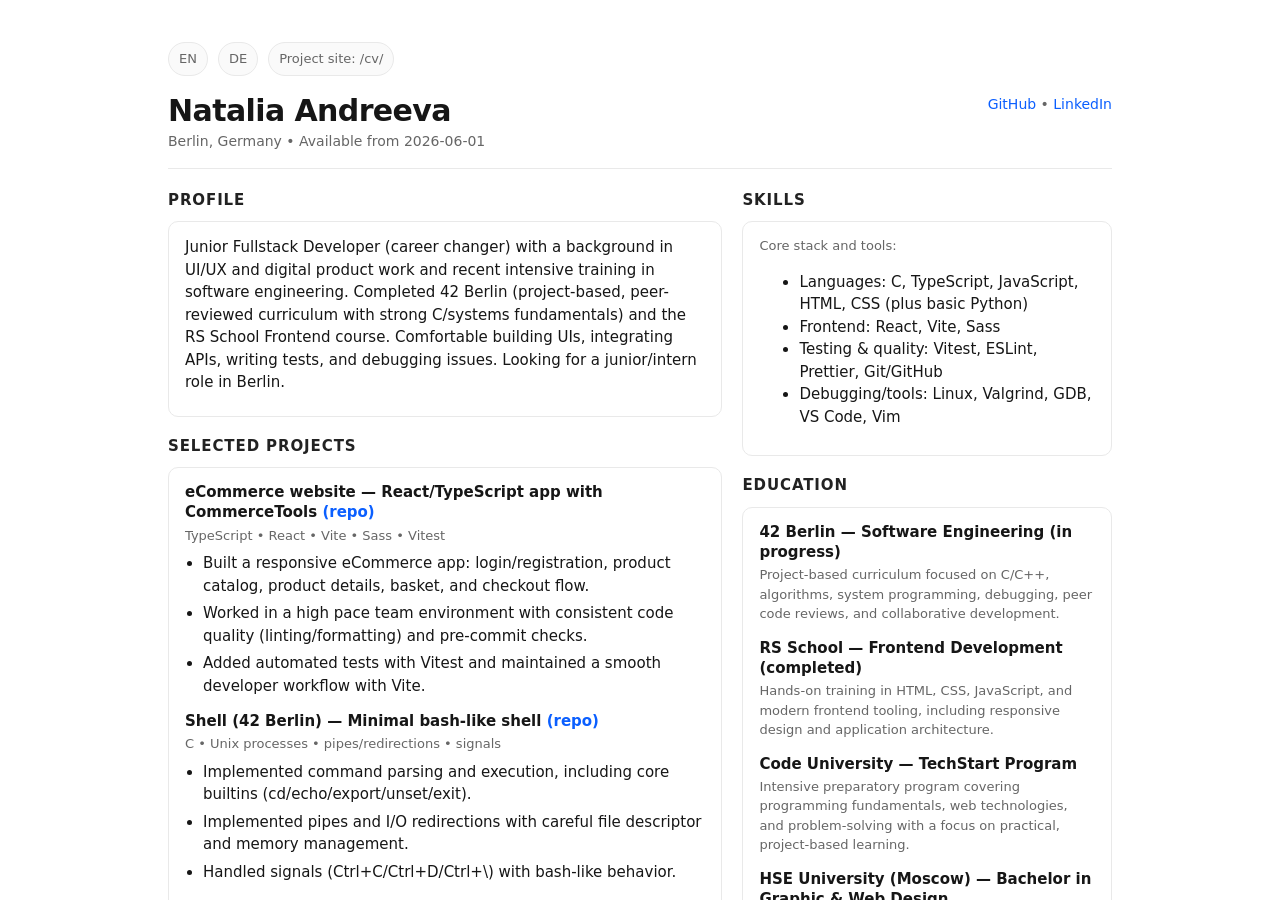
<file: index.html>
<!DOCTYPE html>
<html lang="en">
<head>
  <meta charset="UTF-8" />
  <meta name="viewport" content="width=device-width, initial-scale=1" />
  <title>Natalia Andreeva — CV</title>
  <!--
    GitHub Pages project site:
    https://n-andr.github.io/cv/

    Redirect to English version by default.
  -->
  <meta http-equiv="refresh" content="0; url=/en/" />
  <link rel="canonical" href="/en/" />
</head>
<body>
  <p>
    Redirecting to <a href="/en/">English CV</a>…
    If nothing happens, open <a href="/de/">German CV</a>.
  </p>
</body>
</html>
</file>
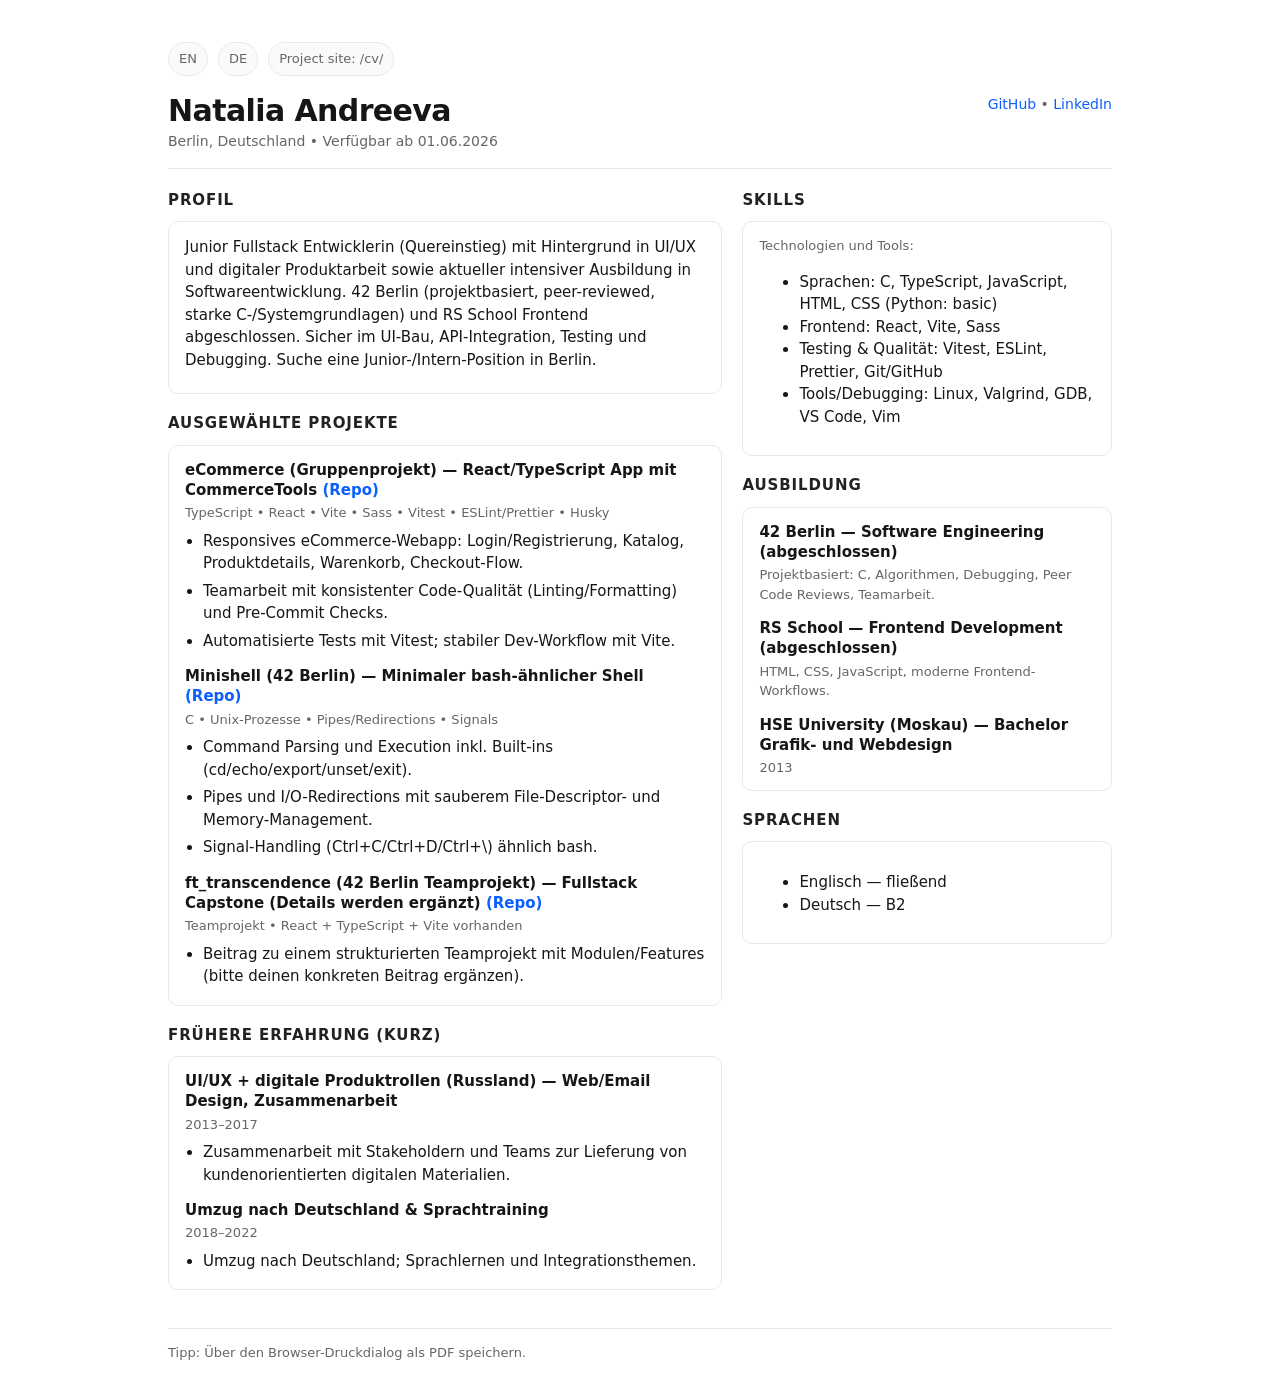
<file: de/index.html>
<!DOCTYPE html>
<html lang="de" data-cv-json="../assets/cv.de.json">
<head>
  <meta charset="UTF-8" />
  <meta name="viewport" content="width=device-width,initial-scale=1" />
  <title>Natalia Andreeva — Lebenslauf</title>
  <link rel="stylesheet" href="../assets/styles.css" />
  <script defer src="../assets/render.js"></script>
</head>
<body>
  <main class="container">
    <div class="toolbar">
      <a class="badge" href="/en/">EN</a>
      <a class="badge" href="/de/">DE</a>
      <span class="badge">Project site: /cv/</span>
    </div>
    <div id="app"></div>
  </main>
</body>
</html>
</file>
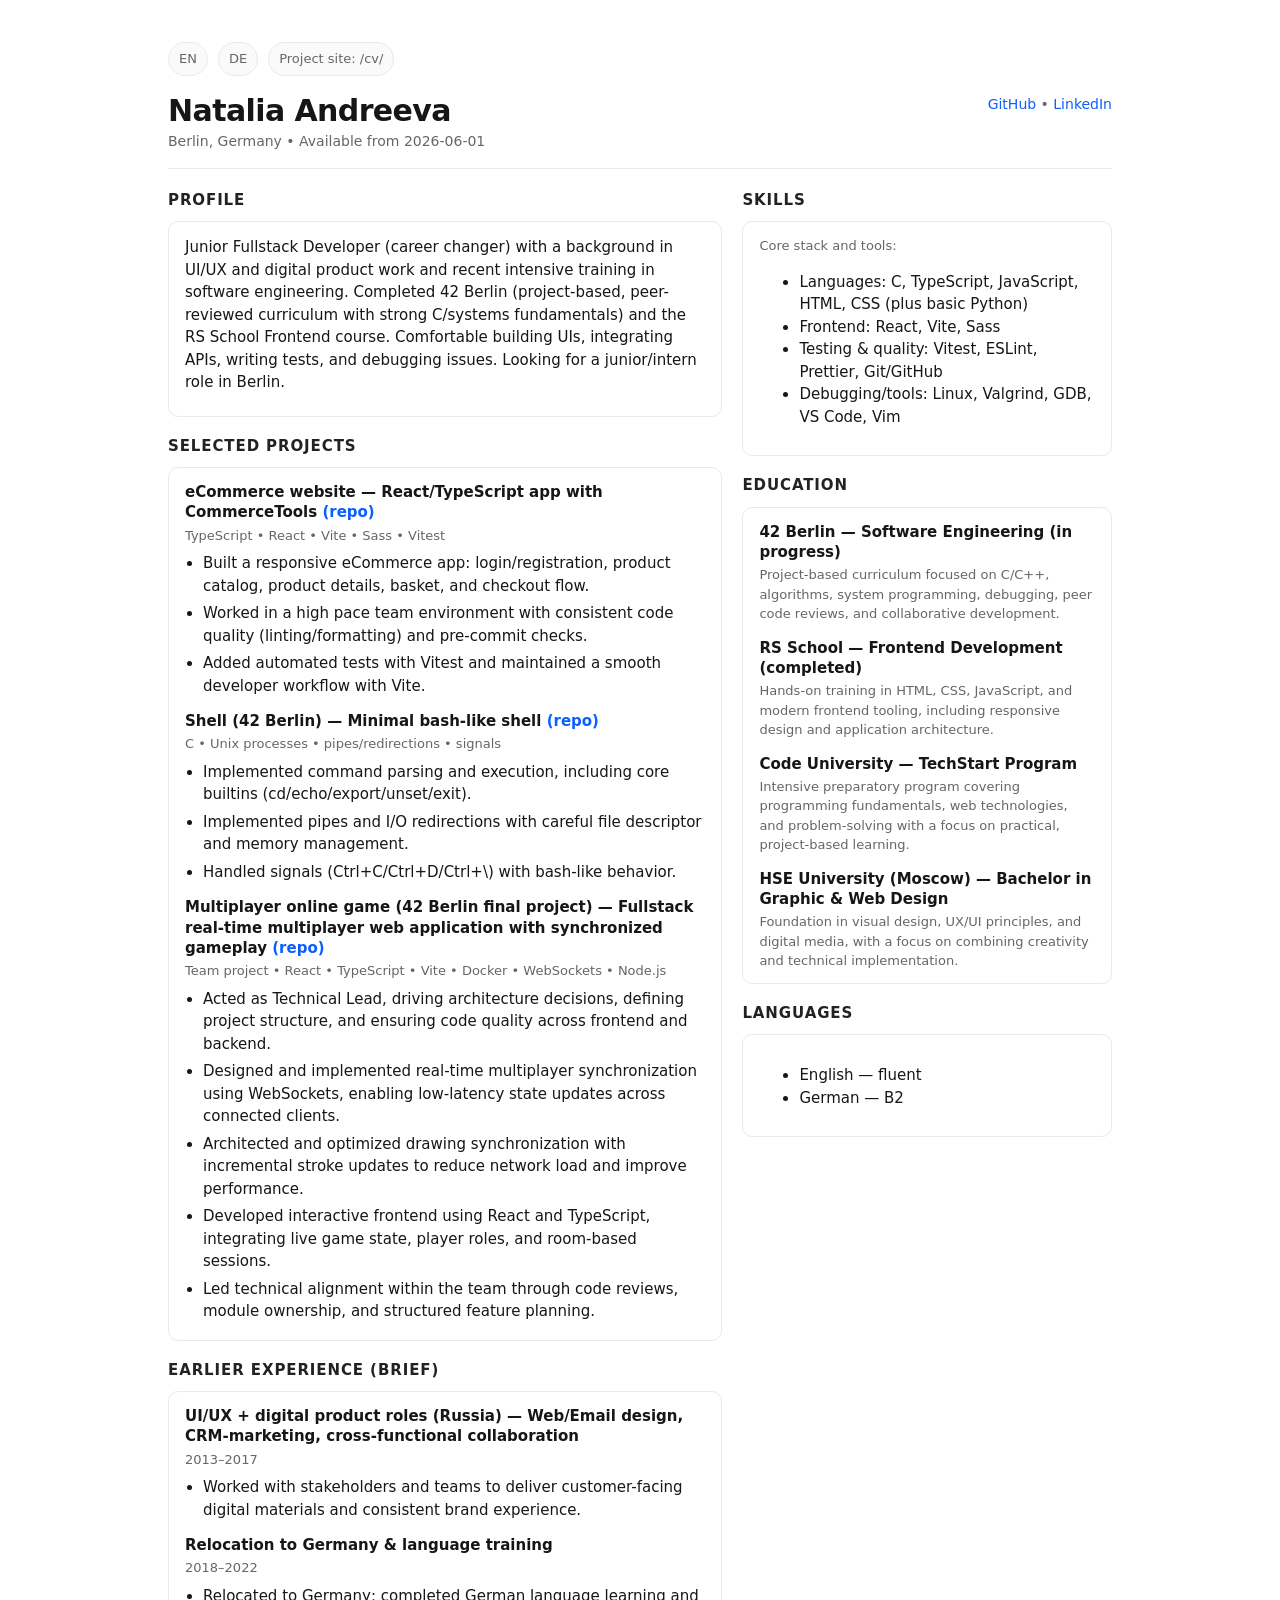
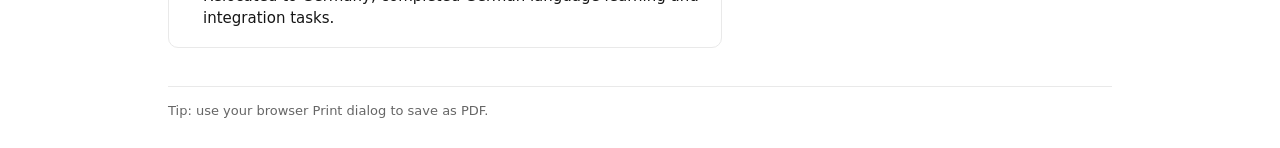
<file: en/index.html>
<!DOCTYPE html>
<html lang="en" data-cv-json="../assets/cv.en.json">
<head>
  <meta charset="UTF-8" />
  <meta name="viewport" content="width=device-width,initial-scale=1" />
  <title>Natalia Andreeva — CV</title>
  <link rel="stylesheet" href="../assets/styles.css" />
  <script defer src="../assets/render.js"></script>
</head>
<body>
  <main class="container">
    <div class="toolbar">
      <a class="badge" href="/en/">EN</a>
      <a class="badge" href="/de/">DE</a>
      <span class="badge">Project site: /cv/</span>
    </div>
    <div id="app"></div>
  </main>
</body>
</html>
</file>
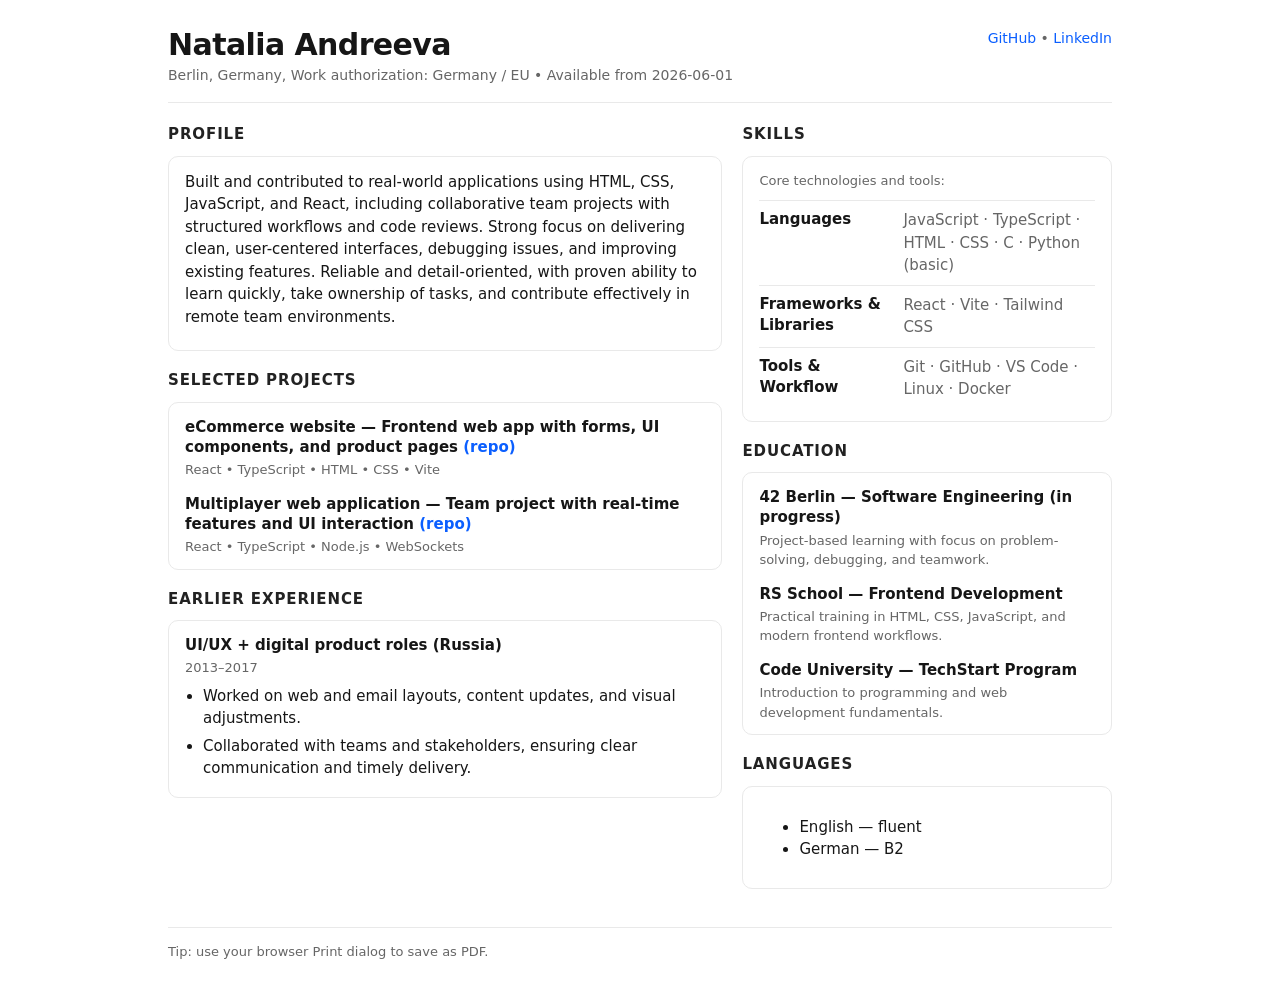
<file: en/position/index.html>
<!DOCTYPE html>
<html lang="en" data-cv-json="../../assets/cv.task42.json">
<head>
  <meta charset="UTF-8" />
  <meta name="viewport" content="width=device-width,initial-scale=1" />
  <title>Natalia Andreeva — CV</title>
  <link rel="stylesheet" href="../../assets/styles.css" />
  <script defer src="../../assets/render.js"></script>
</head>
<body>
  <main class="container">
    <!-- <div class="toolbar">
      <a class="badge" href="/en/">EN</a>
      <a class="badge" href="/de/">DE</a>
      <span class="badge">Project site: /cv/</span>
    </div> -->
    <div id="app"></div>
  </main>
</body>
</html>
</file>
<file: assets/styles.css>
:root {
  --fg: #161616;
  --muted: #666;
  --bg: #ffffff;
  --card: #ffffff;
  --border: #e9e9e9;
  --accent: #0b5fff;
}

* {
  box-sizing: border-box;
}

html,
body {
  margin: 0;
  padding: 0;
  background: var(--bg);
  color: var(--fg);
}

body {
  font-family: ui-sans-serif, system-ui, -apple-system, Segoe UI, Roboto, Arial, "Noto Sans", "Liberation Sans", sans-serif;
  line-height: 1.5;
  font-size: 15px;
}

a {
  color: var(--accent);
  text-decoration: none;
}

a:hover {
  text-decoration: underline;
}

.container {
  max-width: 980px;
  margin: 0 auto;
  padding: 28px 18px;
}

.header {
  display: flex;
  flex-wrap: wrap;
  gap: 14px;
  align-items: flex-start;
  justify-content: space-between;
  border-bottom: 1px solid var(--border);
  padding-bottom: 16px;
  margin-bottom: 20px;
}

.header h1 {
  margin: 0 0 4px;
  font-size: 30px;
  line-height: 1.1;
  letter-spacing: -0.02em;
}

.header .meta {
  color: var(--muted);
  font-size: 14px;
}

.toolbar {
  display: flex;
  flex-wrap: wrap;
  gap: 10px;
  margin: 14px 0 18px;
}

.badge {
  display: inline-block;
  border: 1px solid var(--border);
  background: #fafafa;
  padding: 6px 10px;
  border-radius: 999px;
  font-size: 13px;
  color: var(--muted);
}

.select {
  border: 1px solid var(--border);
  background: var(--bg);
  padding: 6px 10px;
  border-radius: 10px;
  font-size: 13px;
}

.grid {
  display: grid;
  grid-template-columns: 1.2fr 0.8fr;
  gap: 20px;
}

@media (max-width: 860px) {
  .grid {
    grid-template-columns: 1fr;
  }
}

.section {
  margin: 0 0 18px;
}

.section h2 {
  margin: 0 0 10px;
  font-size: 15px;
  letter-spacing: 0.06em;
  text-transform: uppercase;
  color: #222;
}

.section p {
  margin: 0 0 10px;
}

.card {
  border: 1px solid var(--border);
  background: var(--card);
  border-radius: 10px;
  padding: 14px 16px 12px;
}

.item {
  margin: 0 0 14px;
}

.item:last-child {
  margin-bottom: 0;
}

.item .title {
  font-weight: 650;
  line-height: 1.35;
}

.item .sub {
  color: var(--muted);
  font-size: 13px;
  margin-top: 3px;
}

.item ul {
  margin: 7px 0 0 18px;
  padding: 0;
}

.item li {
  margin: 0 0 5px;
}

.small {
  font-size: 13px;
  color: var(--muted);
}

.kv {
  display: grid;
  grid-template-columns: 120px 1fr;
  gap: 8px 12px;
  font-size: 14px;
}

.kv div:nth-child(odd) {
  color: var(--muted);
}

/* Skills */
.skills-card .small {
  margin-bottom: 10px;
}

.skill-row {
  display: grid;
  grid-template-columns: 130px 1fr;
  gap: 8px 14px;
  padding: 8px 0;
  border-top: 1px solid var(--border);
}

.skill-row:first-of-type {
  border-top: 0;
  padding-top: 0;
}

.skill-label {
  font-weight: 650;
  color: var(--fg);
  line-height: 1.4;
}

.skill-values {
  color: var(--muted);
  line-height: 1.5;
}

.footer {
  border-top: 1px solid var(--border);
  margin-top: 20px;
  padding-top: 14px;
  color: var(--muted);
  font-size: 13px;
}

/* Print */
@media print {
  .toolbar,
  .footer .print-hint {
    display: none !important;
  }

  html,
  body {
    background: #fff;
  }

  a {
    color: #000;
    text-decoration: none;
  }

  .container {
    max-width: none;
    padding: 0;
  }

  .card {
    border: 0;
    background: #fff;
    padding: 0;
  }

  .header {
    border-bottom: 1px solid #ccc;
    margin-bottom: 14px;
    padding-bottom: 10px;
  }

  .section {
    margin-bottom: 14px;
  }

  .skill-row {
    border-top: 0;
    padding: 4px 0;
  }
}
</file>
